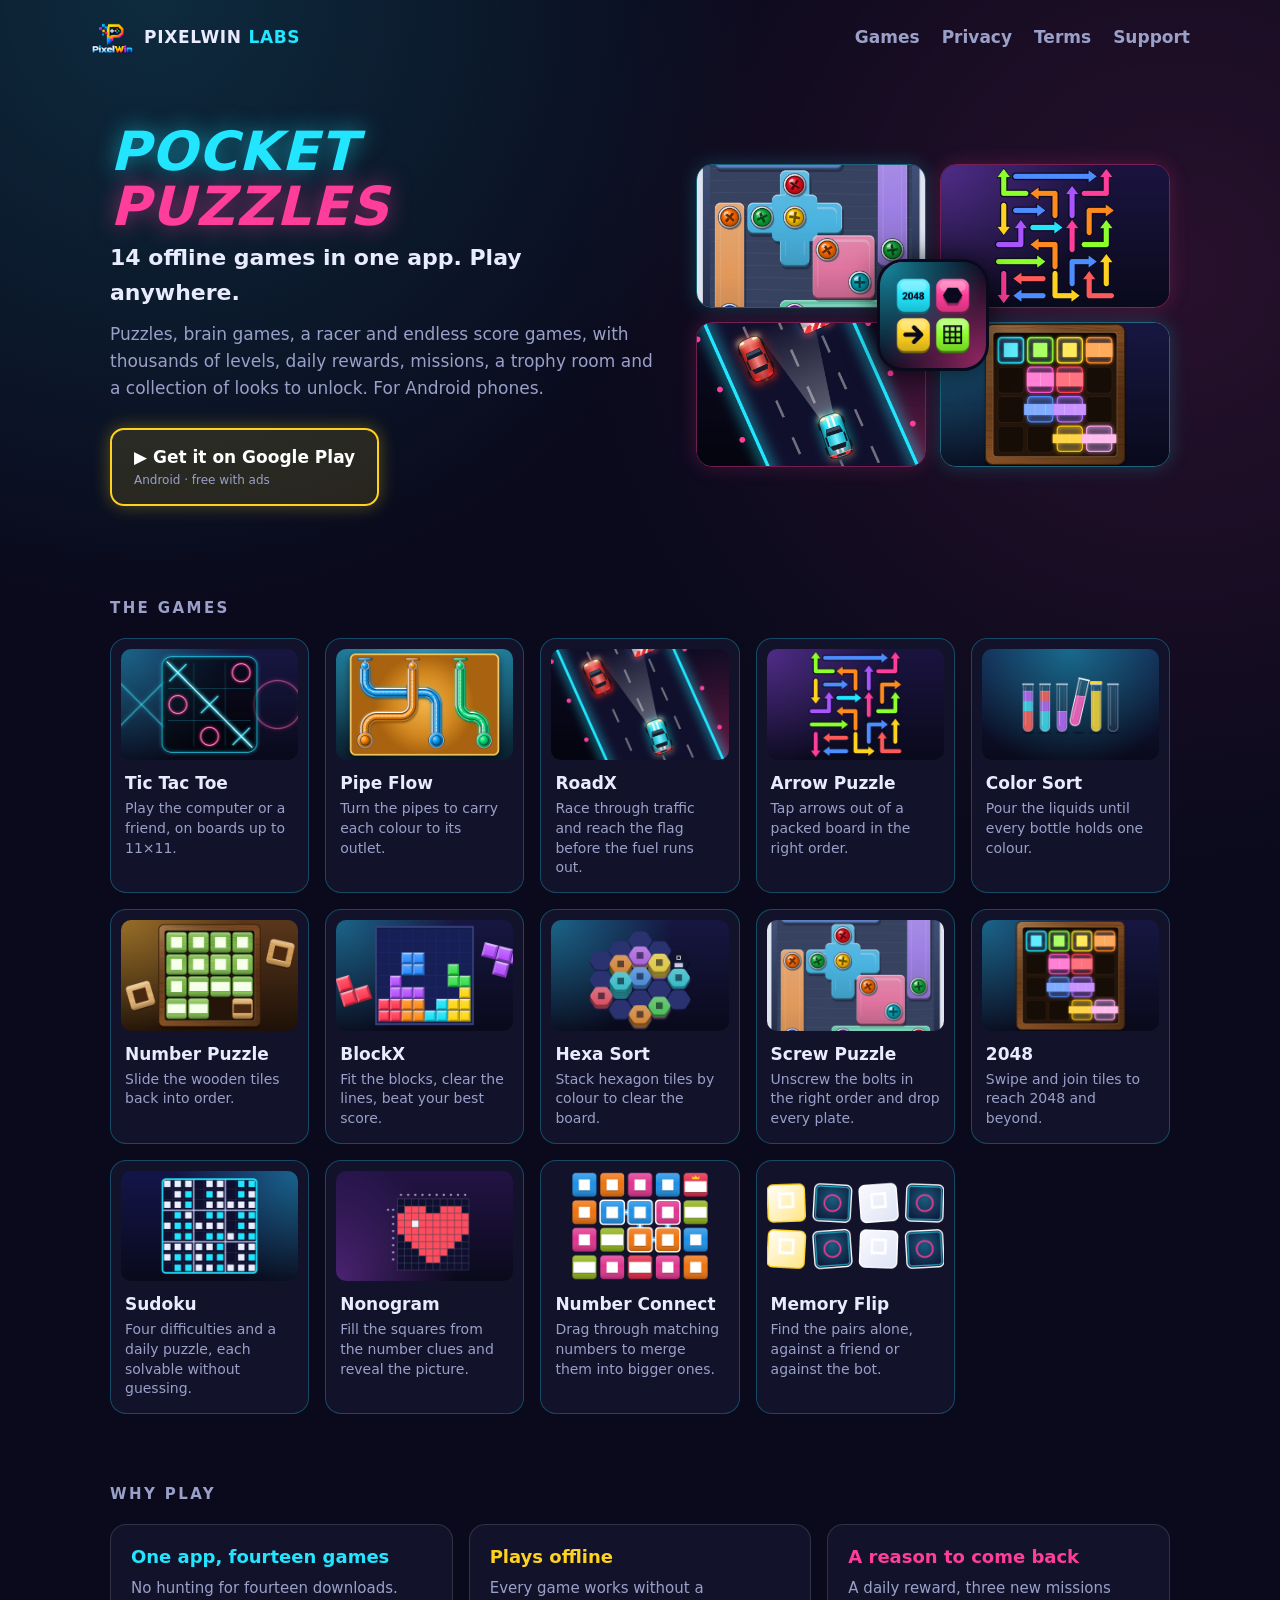
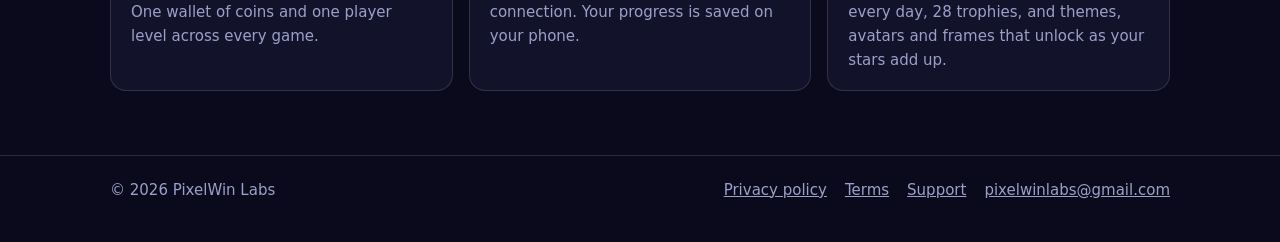
<file: index.html>
<!DOCTYPE html>
<html lang="en">
<head>
<meta charset="utf-8">
<meta name="viewport" content="width=device-width, initial-scale=1">
<title>Pocket Puzzles: Offline Games — 14 games in one app | PixelWin Labs</title>
<meta name="description" content="Pocket Puzzles puts fourteen offline games in one Android app: puzzles, brain games, a racer and endless score games, with daily rewards, trophies and a collection to unlock.">
<meta name="theme-color" content="#0a0a1c">
<link rel="icon" href="images/icon.png">
<link rel="stylesheet" href="style.css">
</head>
<body>

<header class="wrap top">
  <a class="brand" href="index.html"><img src="images/logo.png" alt=""><span>PIXELWIN <b>LABS</b></span></a>
  <nav class="nav" aria-label="Main">
    <a href="#games">Games</a>
    <a href="privacy.html">Privacy</a>
    <a href="terms.html">Terms</a>
    <a href="support.html">Support</a>
  </nav>
</header>

<main class="wrap">

  <div class="hero">
    <div>
      <h1><span class="x">POCKET</span> <span class="o">PUZZLES</span></h1>
      <p class="tag">14 offline games in one app. Play anywhere.</p>
      <p class="lead">Puzzles, brain games, a racer and endless score games, with thousands of levels, daily rewards, missions, a trophy room and a collection of looks to unlock. For Android phones.</p>
      <a class="cta" href="https://play.google.com/store/apps/details?id=com.pixelwin.arcade" target="_blank" rel="noopener"><span>▶ Get it on Google Play<small>Android · free with ads</small></span></a>
    </div>
    <div class="heroart" aria-hidden="true">
      <img src="images/game-10.png" alt="">
      <img src="images/game-3.png" alt="">
      <img src="images/game-2.png" alt="">
      <img src="images/game-9.png" alt="">
      <img class="icon" src="images/icon.png" alt="">
    </div>
  </div>

  <!-- SCREENSHOTS. Put five phone screenshots into images/ as shot-1.png … shot-5.png, then remove this comment's
       two marker lines so the section shows.
  <section>
    <h2>Screenshots</h2>
    <div class="shots">
      <img src="images/shot-1.png" alt="The hub with all fourteen games">
      <img src="images/shot-2.png" alt="Screw Puzzle">
      <img src="images/shot-3.png" alt="Arrow Puzzle">
      <img src="images/shot-4.png" alt="RoadX">
      <img src="images/shot-5.png" alt="2048">
    </div>
  </section>
  -->

  <section id="games">
    <h2>The games</h2>
    <div class="games">
      <div class="game"><img src="images/game-0.png" alt="Tic Tac Toe"><h3>Tic Tac Toe</h3><p>Play the computer or a friend, on boards up to 11×11.</p></div>
      <div class="game"><img src="images/game-1.png" alt="Pipe Flow"><h3>Pipe Flow</h3><p>Turn the pipes to carry each colour to its outlet.</p></div>
      <div class="game"><img src="images/game-2.png" alt="RoadX"><h3>RoadX</h3><p>Race through traffic and reach the flag before the fuel runs out.</p></div>
      <div class="game"><img src="images/game-3.png" alt="Arrow Puzzle"><h3>Arrow Puzzle</h3><p>Tap arrows out of a packed board in the right order.</p></div>
      <div class="game"><img src="images/game-4.png" alt="Color Sort"><h3>Color Sort</h3><p>Pour the liquids until every bottle holds one colour.</p></div>
      <div class="game"><img src="images/game-5.png" alt="Number Puzzle"><h3>Number Puzzle</h3><p>Slide the wooden tiles back into order.</p></div>
      <div class="game"><img src="images/game-6.png" alt="BlockX"><h3>BlockX</h3><p>Fit the blocks, clear the lines, beat your best score.</p></div>
      <div class="game"><img src="images/game-7.png" alt="Hexa Sort"><h3>Hexa Sort</h3><p>Stack hexagon tiles by colour to clear the board.</p></div>
      <div class="game"><img src="images/game-10.png" alt="Screw Puzzle"><h3>Screw Puzzle</h3><p>Unscrew the bolts in the right order and drop every plate.</p></div>
      <div class="game"><img src="images/game-9.png" alt="2048"><h3>2048</h3><p>Swipe and join tiles to reach 2048 and beyond.</p></div>
      <div class="game"><img src="images/game-11.png" alt="Sudoku"><h3>Sudoku</h3><p>Four difficulties and a daily puzzle, each solvable without guessing.</p></div>
      <div class="game"><img src="images/game-12.png" alt="Nonogram"><h3>Nonogram</h3><p>Fill the squares from the number clues and reveal the picture.</p></div>
      <div class="game"><img src="images/game-13.png" alt="Number Connect"><h3>Number Connect</h3><p>Drag through matching numbers to merge them into bigger ones.</p></div>
      <div class="game"><img src="images/game-14.png" alt="Memory Flip"><h3>Memory Flip</h3><p>Find the pairs alone, against a friend or against the bot.</p></div>
    </div>
  </section>

  <section>
    <h2>Why play</h2>
    <div class="why">
      <div><h3>One app, fourteen games</h3><p>No hunting for fourteen downloads. One wallet of coins and one player level across every game.</p></div>
      <div><h3>Plays offline</h3><p>Every game works without a connection. Your progress is saved on your phone.</p></div>
      <div><h3>A reason to come back</h3><p>A daily reward, three new missions every day, 28 trophies, and themes, avatars and frames that unlock as your stars add up.</p></div>
    </div>
  </section>

</main>

<footer>
  <div class="wrap">
    <span>© 2026 PixelWin Labs</span>
    <span><a href="privacy.html">Privacy policy</a><a href="terms.html">Terms</a><a href="support.html">Support</a><a href="mailto:pixelwinlabs@gmail.com">pixelwinlabs@gmail.com</a></span>
  </div>
</footer>

</body>
</html>
</file>
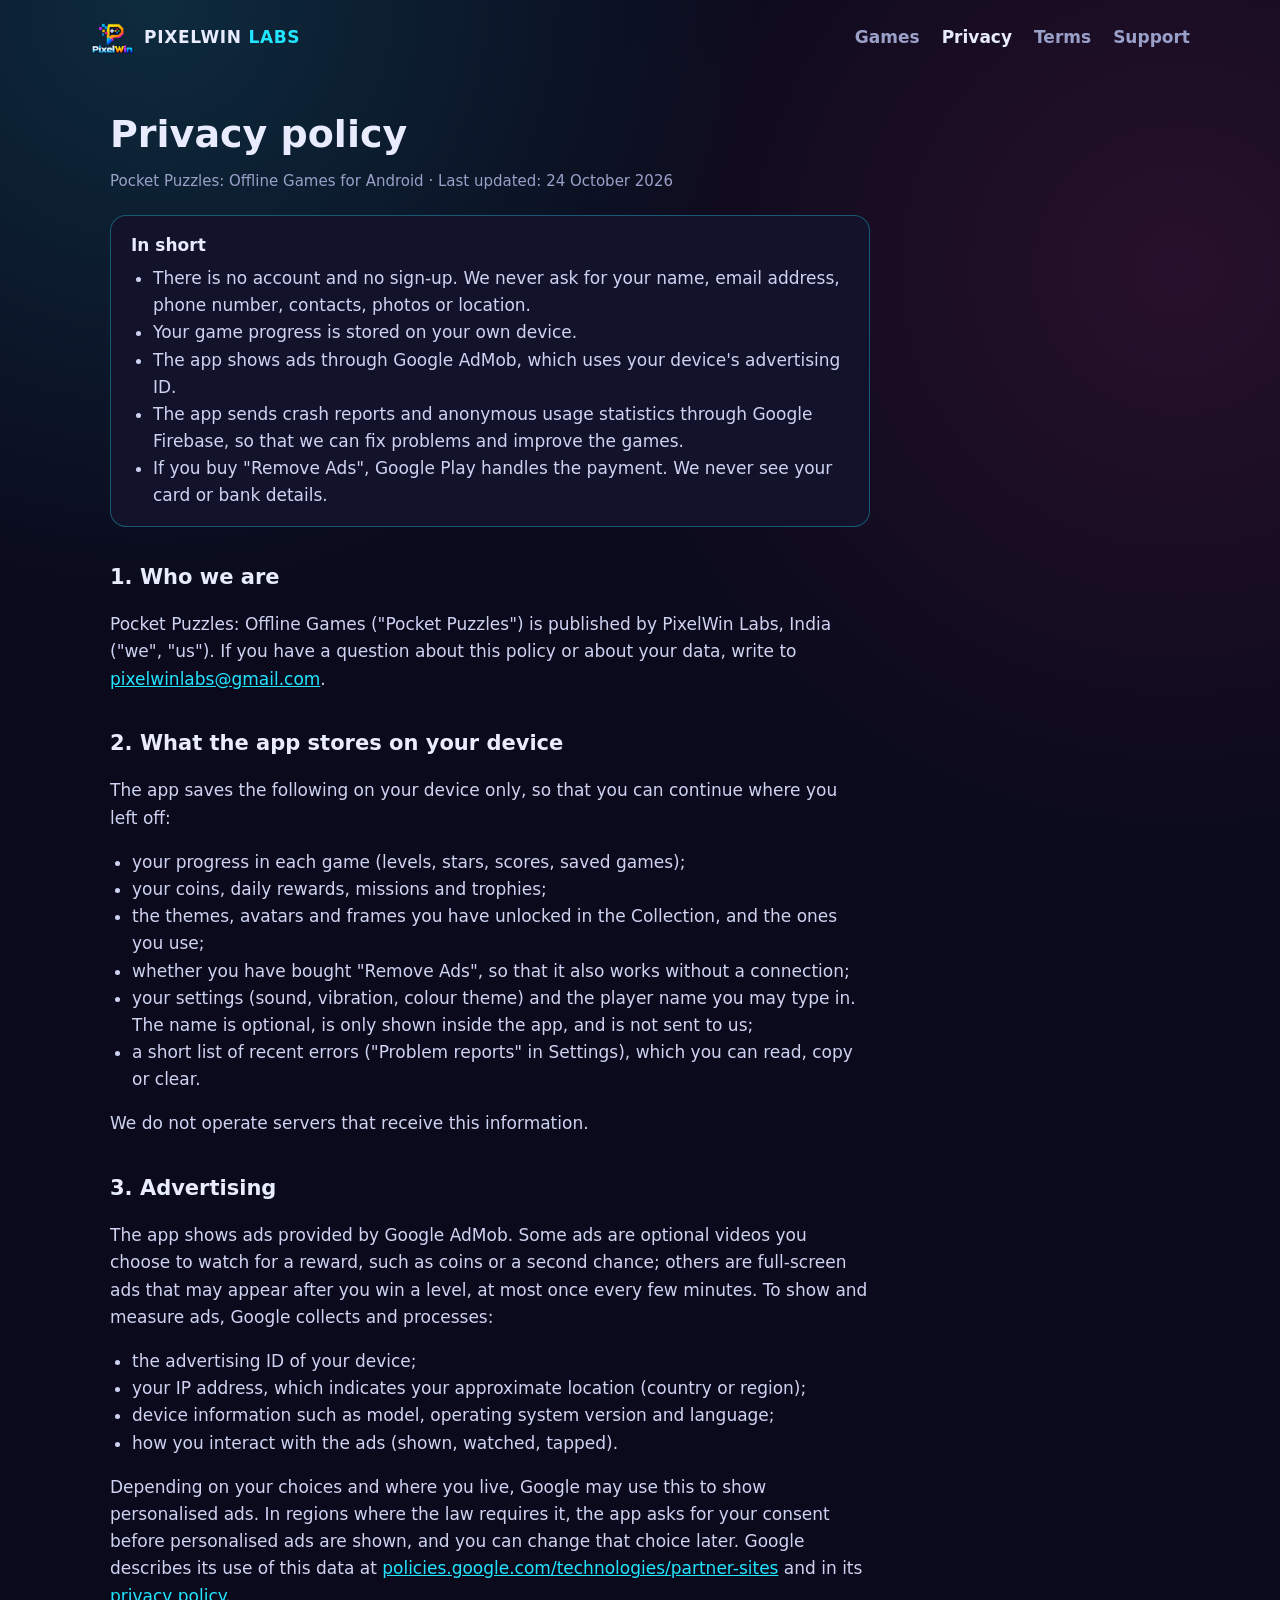
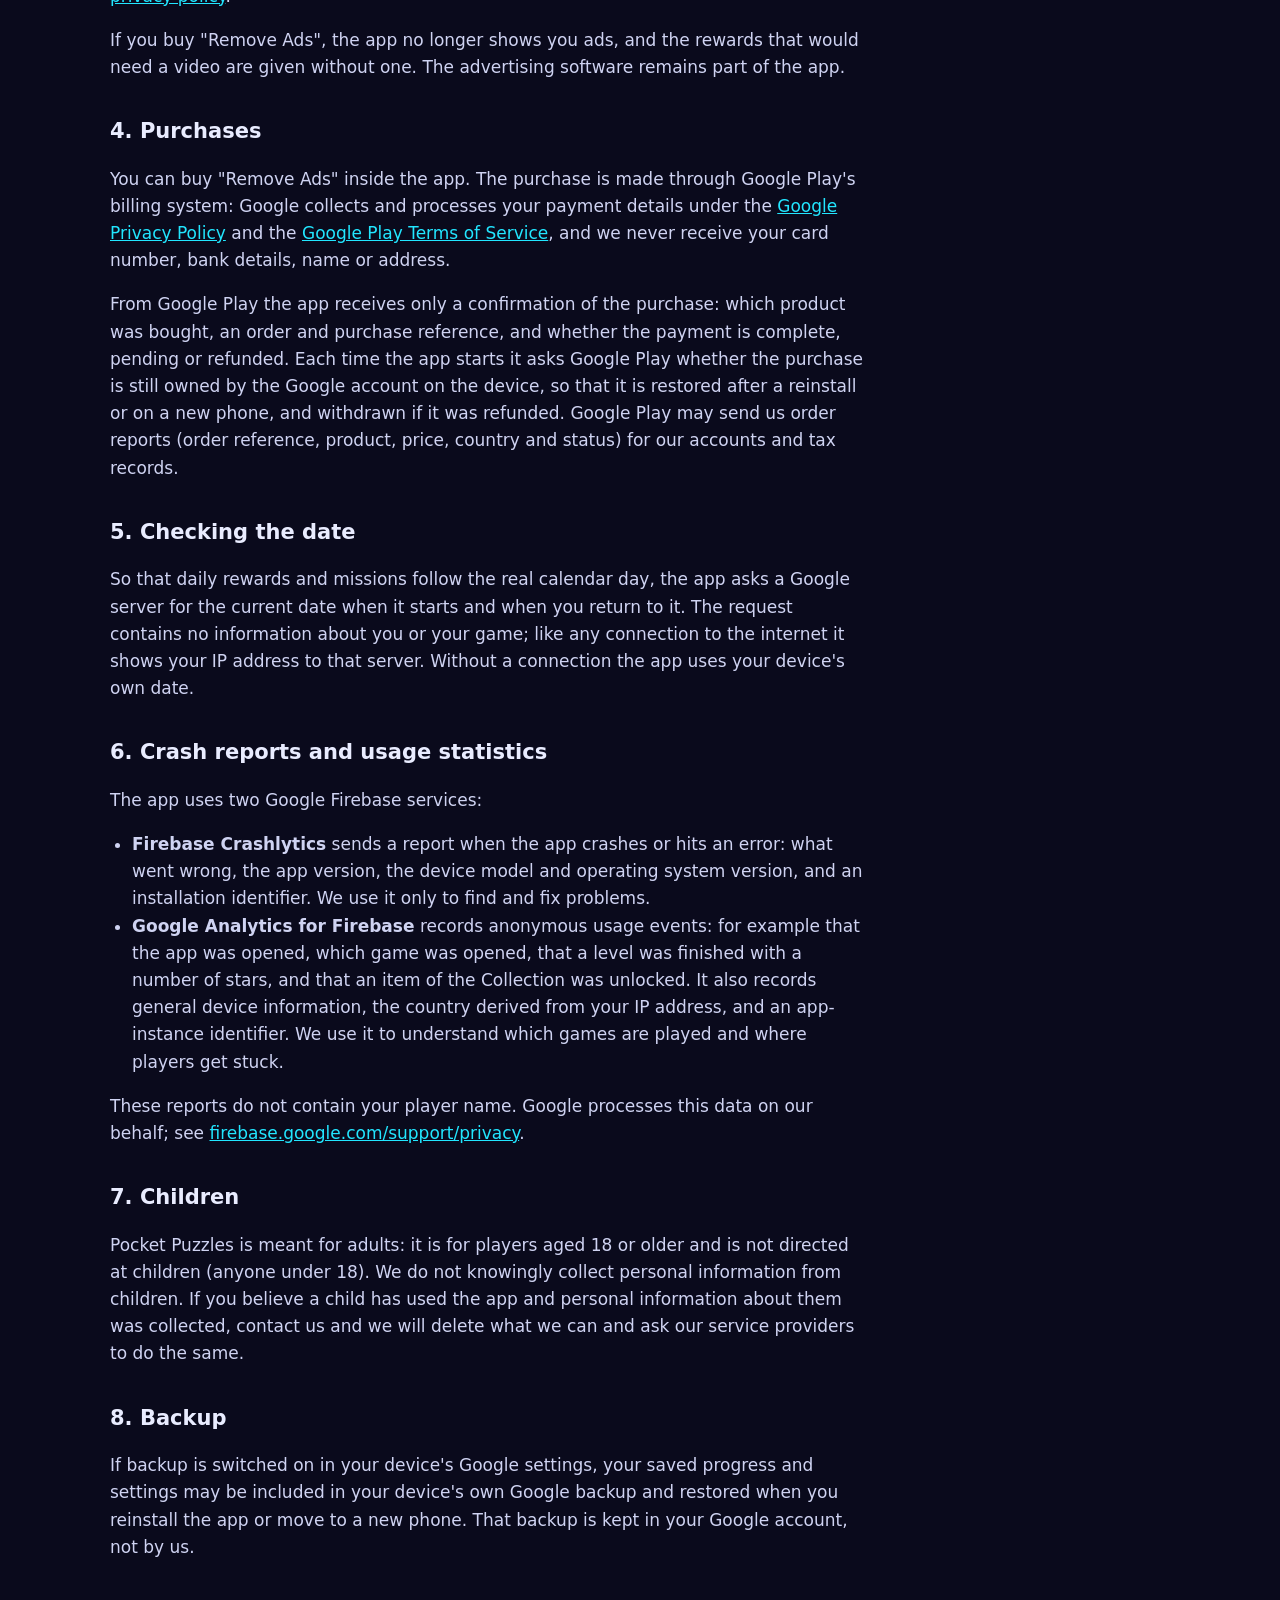
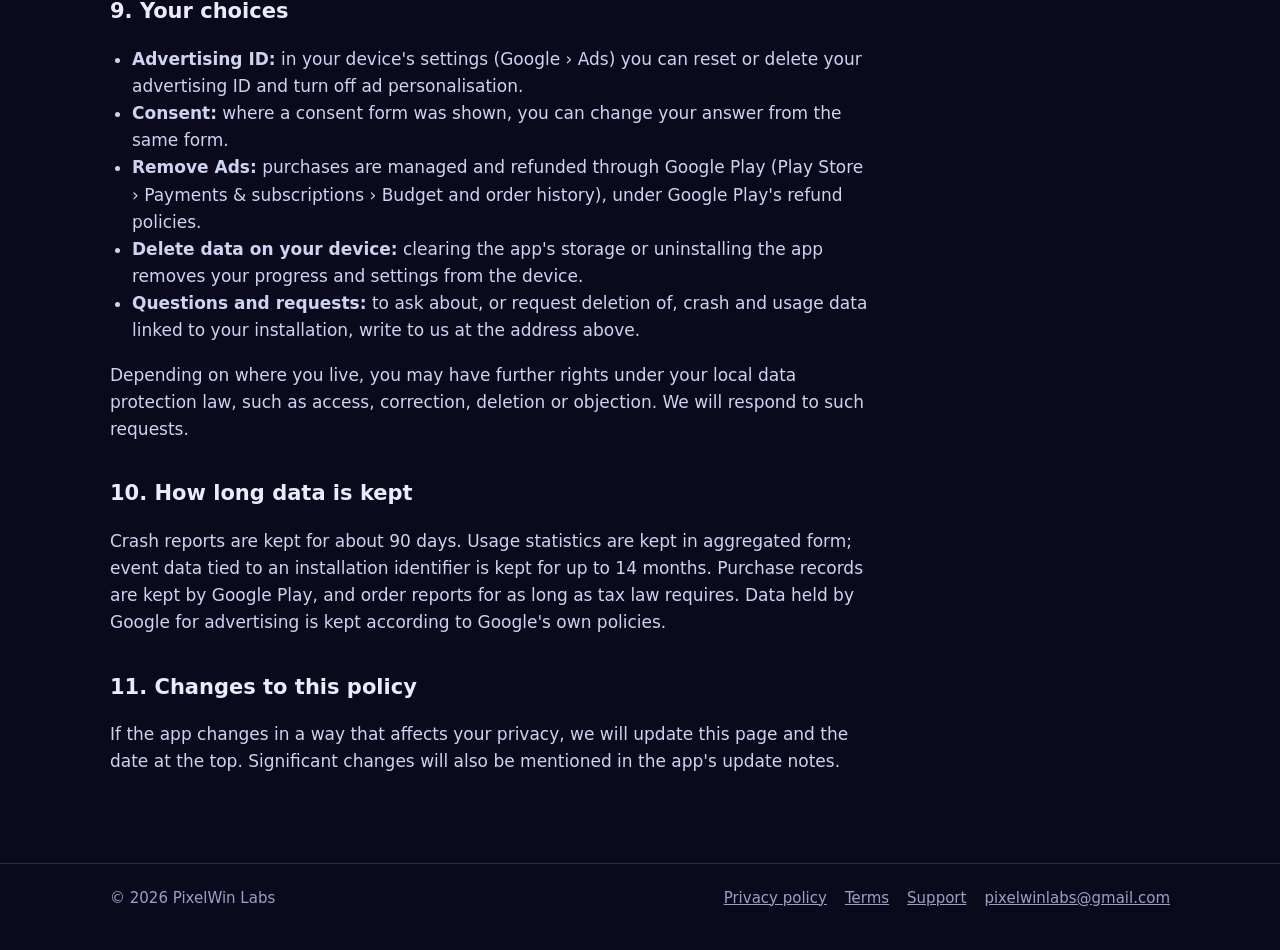
<file: privacy.html>
<!DOCTYPE html>
<html lang="en">
<head>
<meta charset="utf-8">
<meta name="viewport" content="width=device-width, initial-scale=1">
<title>Privacy policy — Pocket Puzzles: Offline Games | PixelWin Labs</title>
<meta name="description" content="What Pocket Puzzles stores, what its advertising and diagnostics partners collect, and the choices you have.">
<meta name="theme-color" content="#0a0a1c">
<link rel="icon" href="images/icon.png">
<link rel="stylesheet" href="style.css">
</head>
<body>

<header class="wrap top">
  <a class="brand" href="index.html"><img src="images/logo.png" alt=""><span>PIXELWIN <b>LABS</b></span></a>
  <nav class="nav" aria-label="Main">
    <a href="index.html#games">Games</a>
    <a href="privacy.html" aria-current="page">Privacy</a>
    <a href="terms.html">Terms</a>
    <a href="support.html">Support</a>
  </nav>
</header>

<main class="wrap">
<div class="doc">

  <h1>Privacy policy</h1>
  <p class="date">Pocket Puzzles: Offline Games for Android · Last updated: 24 October 2026</p>

  <div class="box">
    <p>In short</p>
    <ul>
      <li>There is no account and no sign-up. We never ask for your name, email address, phone number, contacts, photos or location.</li>
      <li>Your game progress is stored on your own device.</li>
      <li>The app shows ads through Google AdMob, which uses your device's advertising ID.</li>
      <li>The app sends crash reports and anonymous usage statistics through Google Firebase, so that we can fix problems and improve the games.</li>
      <li>If you buy "Remove Ads", Google Play handles the payment. We never see your card or bank details.</li>
    </ul>
  </div>

  <h2>1. Who we are</h2>
  <p>Pocket Puzzles: Offline Games ("Pocket Puzzles") is published by PixelWin Labs, India ("we", "us"). If you have a question about this policy or about your data, write to <a href="mailto:pixelwinlabs@gmail.com">pixelwinlabs@gmail.com</a>.</p>

  <h2>2. What the app stores on your device</h2>
  <p>The app saves the following on your device only, so that you can continue where you left off:</p>
  <ul>
    <li>your progress in each game (levels, stars, scores, saved games);</li>
    <li>your coins, daily rewards, missions and trophies;</li>
    <li>the themes, avatars and frames you have unlocked in the Collection, and the ones you use;</li>
    <li>whether you have bought "Remove Ads", so that it also works without a connection;</li>
    <li>your settings (sound, vibration, colour theme) and the player name you may type in. The name is optional, is only shown inside the app, and is not sent to us;</li>
    <li>a short list of recent errors ("Problem reports" in Settings), which you can read, copy or clear.</li>
  </ul>
  <p>We do not operate servers that receive this information.</p>

  <h2>3. Advertising</h2>
  <p>The app shows ads provided by Google AdMob. Some ads are optional videos you choose to watch for a reward, such as coins or a second chance; others are full-screen ads that may appear after you win a level, at most once every few minutes. To show and measure ads, Google collects and processes:</p>
  <ul>
    <li>the advertising ID of your device;</li>
    <li>your IP address, which indicates your approximate location (country or region);</li>
    <li>device information such as model, operating system version and language;</li>
    <li>how you interact with the ads (shown, watched, tapped).</li>
  </ul>
  <p>Depending on your choices and where you live, Google may use this to show personalised ads. In regions where the law requires it, the app asks for your consent before personalised ads are shown, and you can change that choice later. Google describes its use of this data at <a href="https://policies.google.com/technologies/partner-sites">policies.google.com/technologies/partner-sites</a> and in its <a href="https://policies.google.com/privacy">privacy policy</a>.</p>
  <p>If you buy "Remove Ads", the app no longer shows you ads, and the rewards that would need a video are given without one. The advertising software remains part of the app.</p>

  <h2>4. Purchases</h2>
  <p>You can buy "Remove Ads" inside the app. The purchase is made through Google Play's billing system: Google collects and processes your payment details under the <a href="https://policies.google.com/privacy">Google Privacy Policy</a> and the <a href="https://play.google.com/about/play-terms/">Google Play Terms of Service</a>, and we never receive your card number, bank details, name or address.</p>
  <p>From Google Play the app receives only a confirmation of the purchase: which product was bought, an order and purchase reference, and whether the payment is complete, pending or refunded. Each time the app starts it asks Google Play whether the purchase is still owned by the Google account on the device, so that it is restored after a reinstall or on a new phone, and withdrawn if it was refunded. Google Play may send us order reports (order reference, product, price, country and status) for our accounts and tax records.</p>

  <h2>5. Checking the date</h2>
  <p>So that daily rewards and missions follow the real calendar day, the app asks a Google server for the current date when it starts and when you return to it. The request contains no information about you or your game; like any connection to the internet it shows your IP address to that server. Without a connection the app uses your device's own date.</p>

  <h2>6. Crash reports and usage statistics</h2>
  <p>The app uses two Google Firebase services:</p>
  <ul>
    <li><b>Firebase Crashlytics</b> sends a report when the app crashes or hits an error: what went wrong, the app version, the device model and operating system version, and an installation identifier. We use it only to find and fix problems.</li>
    <li><b>Google Analytics for Firebase</b> records anonymous usage events: for example that the app was opened, which game was opened, that a level was finished with a number of stars, and that an item of the Collection was unlocked. It also records general device information, the country derived from your IP address, and an app-instance identifier. We use it to understand which games are played and where players get stuck.</li>
  </ul>
  <p>These reports do not contain your player name. Google processes this data on our behalf; see <a href="https://firebase.google.com/support/privacy">firebase.google.com/support/privacy</a>.</p>

  <h2>7. Children</h2>
  <p>Pocket Puzzles is meant for adults: it is for players aged 18 or older and is not directed at children (anyone under 18). We do not knowingly collect personal information from children. If you believe a child has used the app and personal information about them was collected, contact us and we will delete what we can and ask our service providers to do the same.</p>

  <h2>8. Backup</h2>
  <p>If backup is switched on in your device's Google settings, your saved progress and settings may be included in your device's own Google backup and restored when you reinstall the app or move to a new phone. That backup is kept in your Google account, not by us.</p>

  <h2>9. Your choices</h2>
  <ul>
    <li><b>Advertising ID:</b> in your device's settings (Google › Ads) you can reset or delete your advertising ID and turn off ad personalisation.</li>
    <li><b>Consent:</b> where a consent form was shown, you can change your answer from the same form.</li>
    <li><b>Remove Ads:</b> purchases are managed and refunded through Google Play (Play Store › Payments &amp; subscriptions › Budget and order history), under Google Play's refund policies.</li>
    <li><b>Delete data on your device:</b> clearing the app's storage or uninstalling the app removes your progress and settings from the device.</li>
    <li><b>Questions and requests:</b> to ask about, or request deletion of, crash and usage data linked to your installation, write to us at the address above.</li>
  </ul>
  <p>Depending on where you live, you may have further rights under your local data protection law, such as access, correction, deletion or objection. We will respond to such requests.</p>

  <h2>10. How long data is kept</h2>
  <p>Crash reports are kept for about 90 days. Usage statistics are kept in aggregated form; event data tied to an installation identifier is kept for up to 14 months. Purchase records are kept by Google Play, and order reports for as long as tax law requires. Data held by Google for advertising is kept according to Google's own policies.</p>

  <h2>11. Changes to this policy</h2>
  <p>If the app changes in a way that affects your privacy, we will update this page and the date at the top. Significant changes will also be mentioned in the app's update notes.</p>

</div>
</main>

<footer>
  <div class="wrap">
    <span>© 2026 PixelWin Labs</span>
    <span><a href="privacy.html">Privacy policy</a><a href="terms.html">Terms</a><a href="support.html">Support</a><a href="mailto:pixelwinlabs@gmail.com">pixelwinlabs@gmail.com</a></span>
  </div>
</footer>

</body>
</html>
</file>
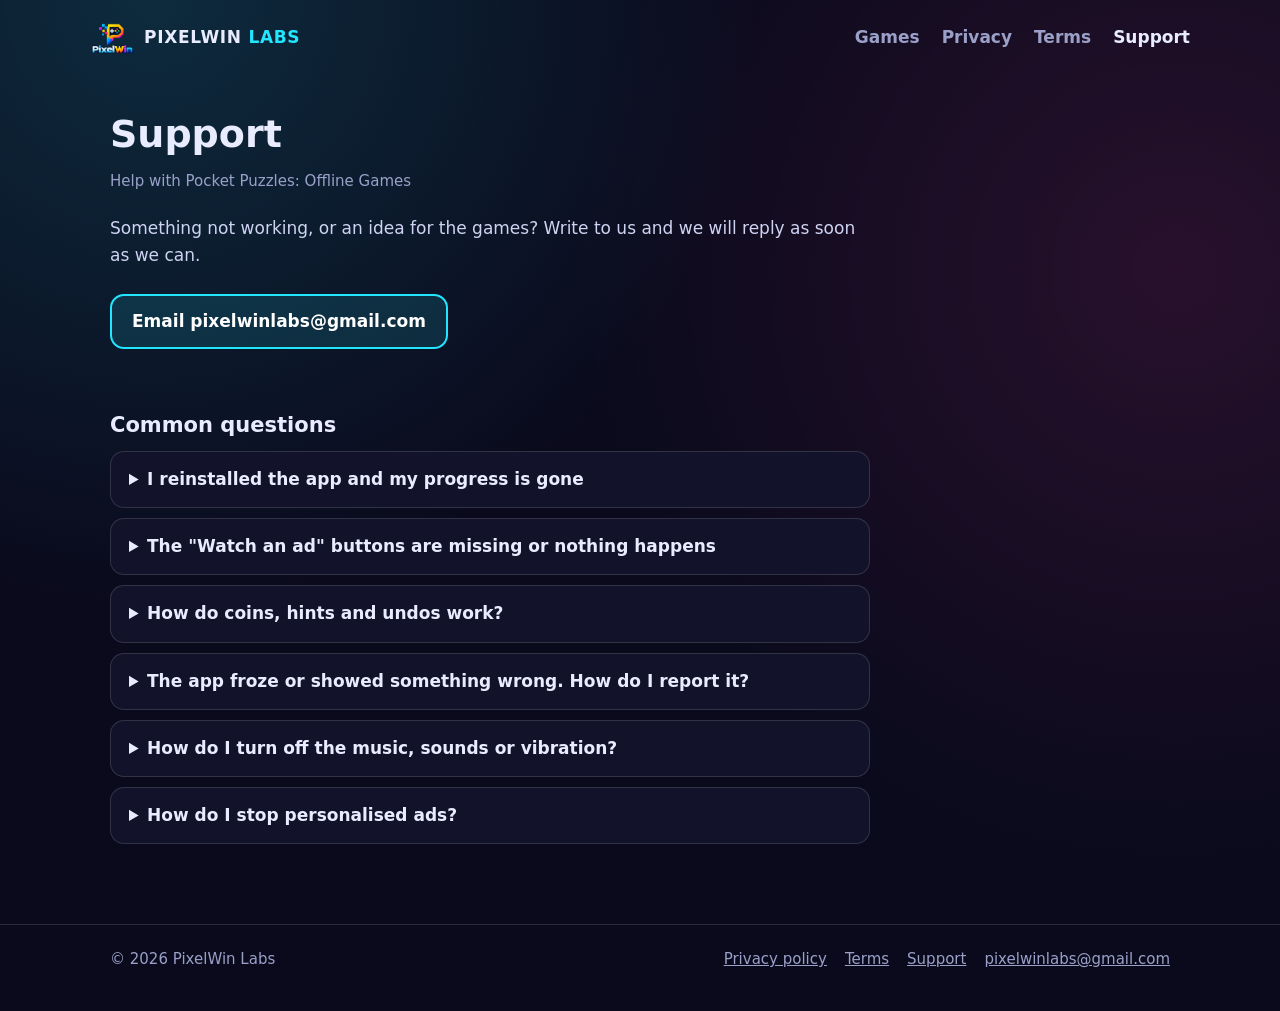
<file: support.html>
<!DOCTYPE html>
<html lang="en">
<head>
<meta charset="utf-8">
<meta name="viewport" content="width=device-width, initial-scale=1">
<title>Support — Pocket Puzzles: Offline Games | PixelWin Labs</title>
<meta name="description" content="Help with Pocket Puzzles: progress, ads, coins and hints, and how to report a problem.">
<meta name="theme-color" content="#0a0a1c">
<link rel="icon" href="images/icon.png">
<link rel="stylesheet" href="style.css">
</head>
<body>

<header class="wrap top">
  <a class="brand" href="index.html"><img src="images/logo.png" alt=""><span>PIXELWIN <b>LABS</b></span></a>
  <nav class="nav" aria-label="Main">
    <a href="index.html#games">Games</a>
    <a href="privacy.html">Privacy</a>
    <a href="terms.html">Terms</a>
    <a href="support.html" aria-current="page">Support</a>
  </nav>
</header>

<main class="wrap">
<div class="doc">

  <h1>Support</h1>
  <p class="date">Help with Pocket Puzzles: Offline Games</p>

  <p>Something not working, or an idea for the games? Write to us and we will reply as soon as we can.</p>
  <a class="mail" href="mailto:pixelwinlabs@gmail.com?subject=Pocket%20Puzzles">Email pixelwinlabs@gmail.com</a>

  <h2>Common questions</h2>

  <details>
    <summary>I reinstalled the app and my progress is gone</summary>
    <p>Progress is saved on your phone, not in an account. It comes back after a reinstall only if backup is switched on in your phone's Google settings and a backup had been made before the app was removed. Android makes these backups about once a day, on Wi-Fi while charging.</p>
  </details>

  <details>
    <summary>The "Watch an ad" buttons are missing or nothing happens</summary>
    <p>Ads need an internet connection. Without one the app hides the ad offers and everything else keeps working. If you are online and still see no offers, wait a minute: an ad may not be available right away. Extra chances can also be bought with coins.</p>
  </details>

  <details>
    <summary>How do coins, hints and undos work?</summary>
    <p>You earn coins by finishing levels and games, from the daily reward, the daily missions and trophies. A hint costs 25 coins, with at most three hints per level. Each game gives three free undos; further ones cost 40 coins. A second chance after failing costs 150 coins or one watched ad.</p>
  </details>

  <details>
    <summary>The app froze or showed something wrong. How do I report it?</summary>
    <p>Open Settings, scroll to About and tap Problem reports. Tap Copy all, paste the text into an email to us, and add a line about what you were doing. That text tells us exactly what went wrong.</p>
  </details>

  <details>
    <summary>How do I turn off the music, sounds or vibration?</summary>
    <p>Open Settings from the gear icon on the main page. Music, sound effects and vibration each have their own switch, and there is a master volume.</p>
  </details>

  <details>
    <summary>How do I stop personalised ads?</summary>
    <p>In your phone's settings open Google, then Ads, and turn off ad personalisation or delete your advertising ID. See our <a href="privacy.html">privacy policy</a> for details.</p>
  </details>

</div>
</main>

<footer>
  <div class="wrap">
    <span>© 2026 PixelWin Labs</span>
    <span><a href="privacy.html">Privacy policy</a><a href="terms.html">Terms</a><a href="support.html">Support</a><a href="mailto:pixelwinlabs@gmail.com">pixelwinlabs@gmail.com</a></span>
  </div>
</footer>

</body>
</html>
</file>
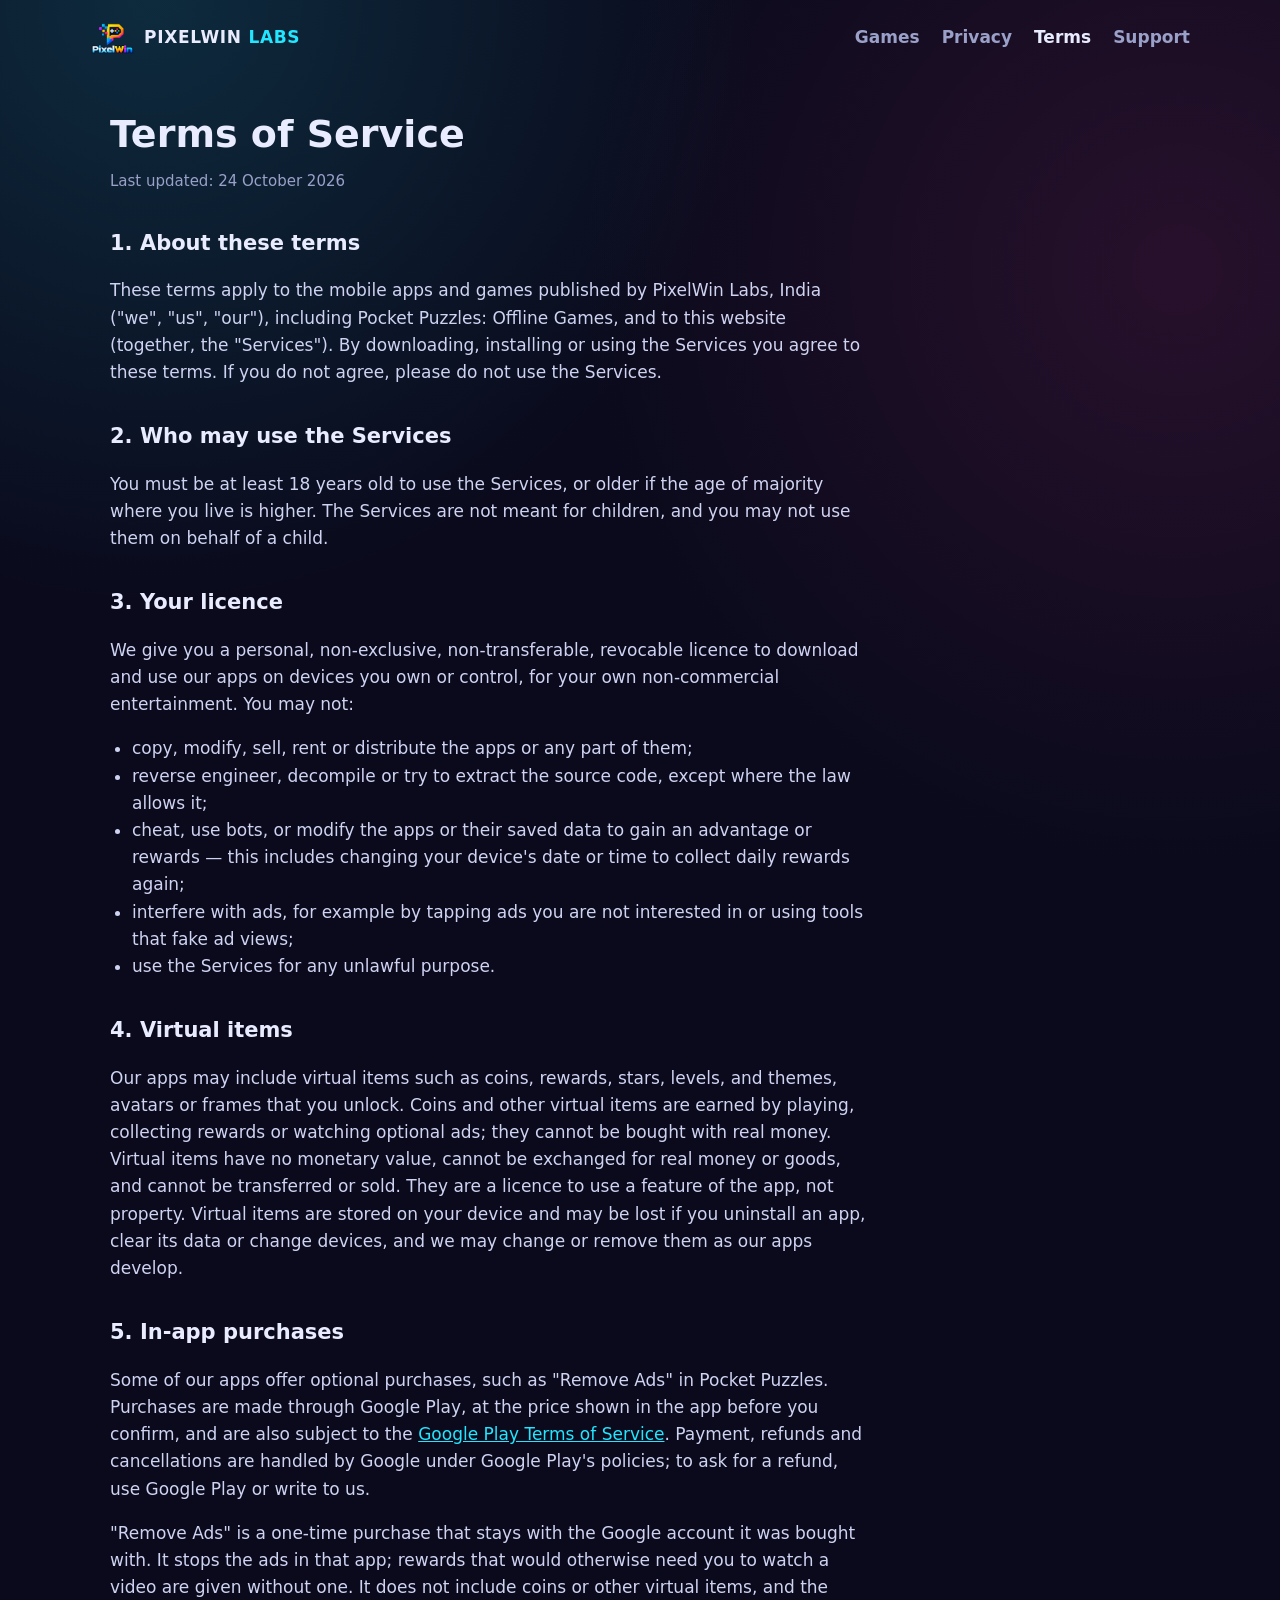
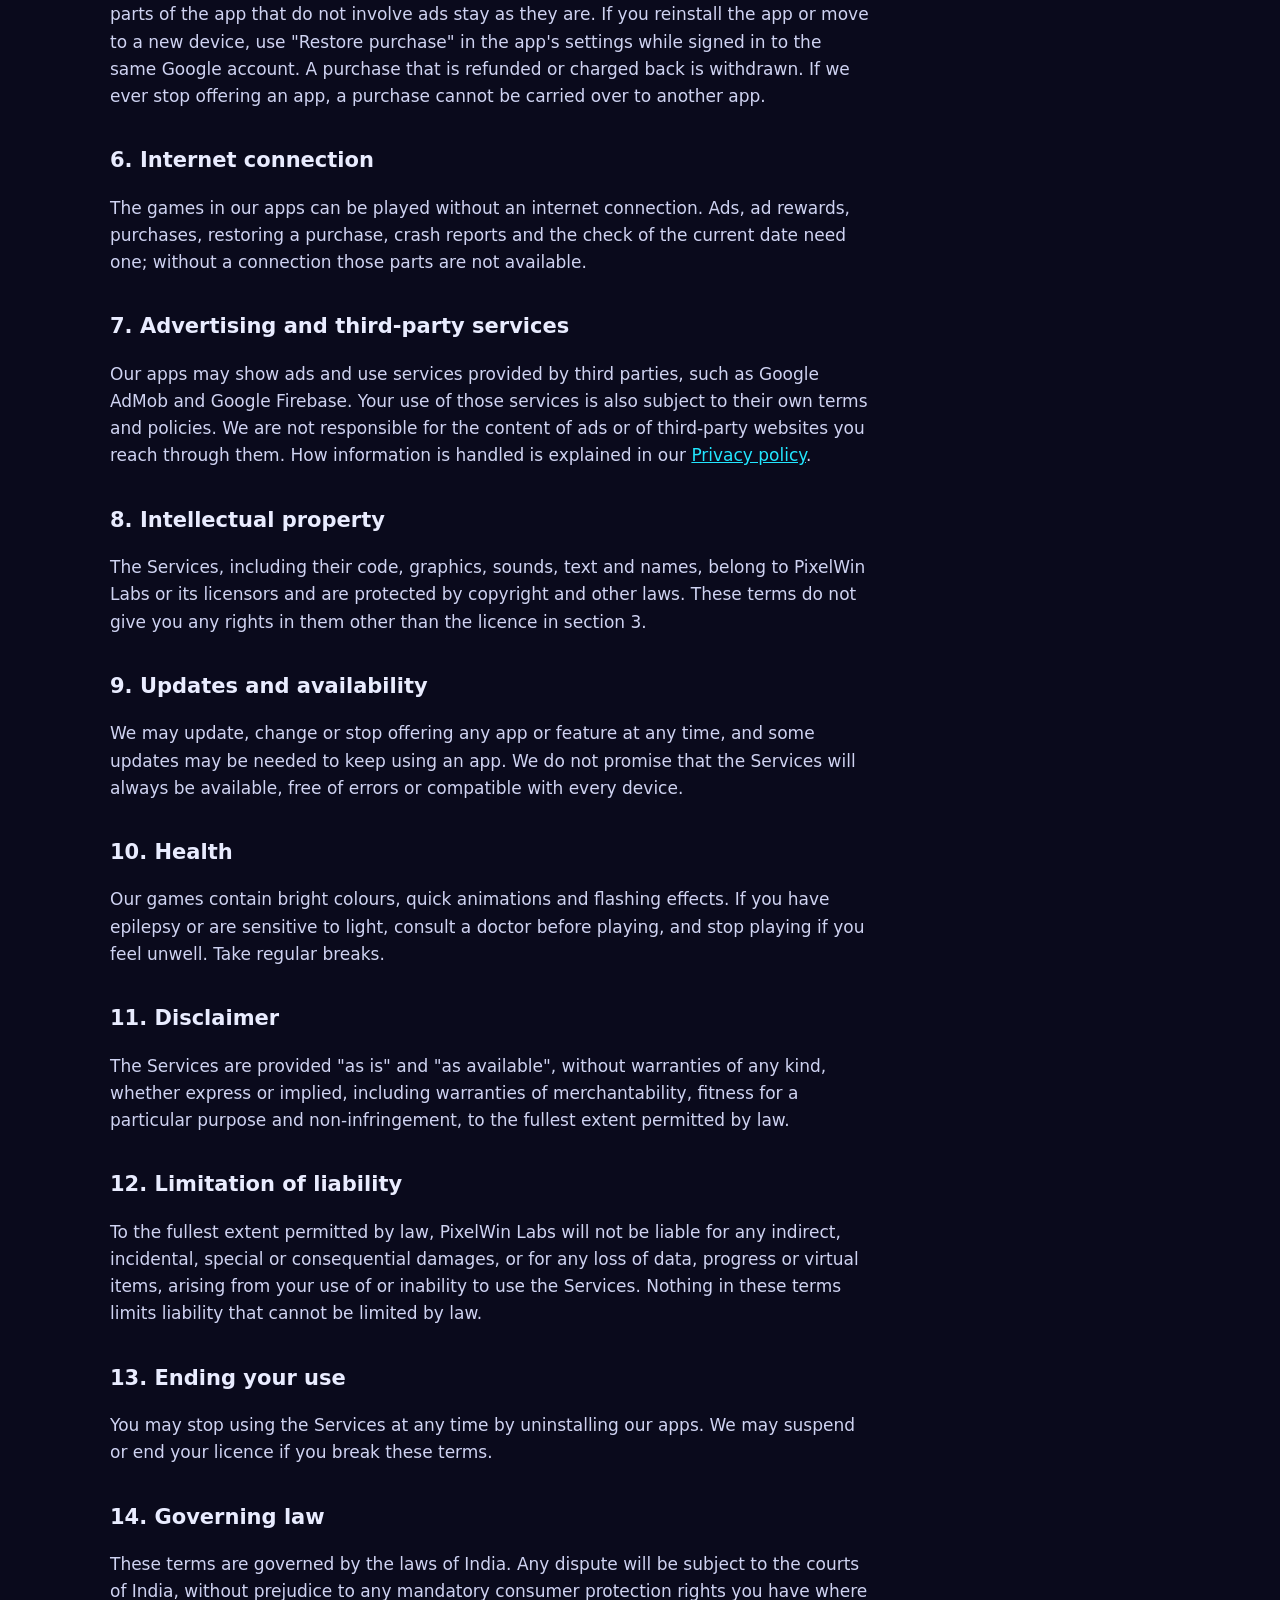
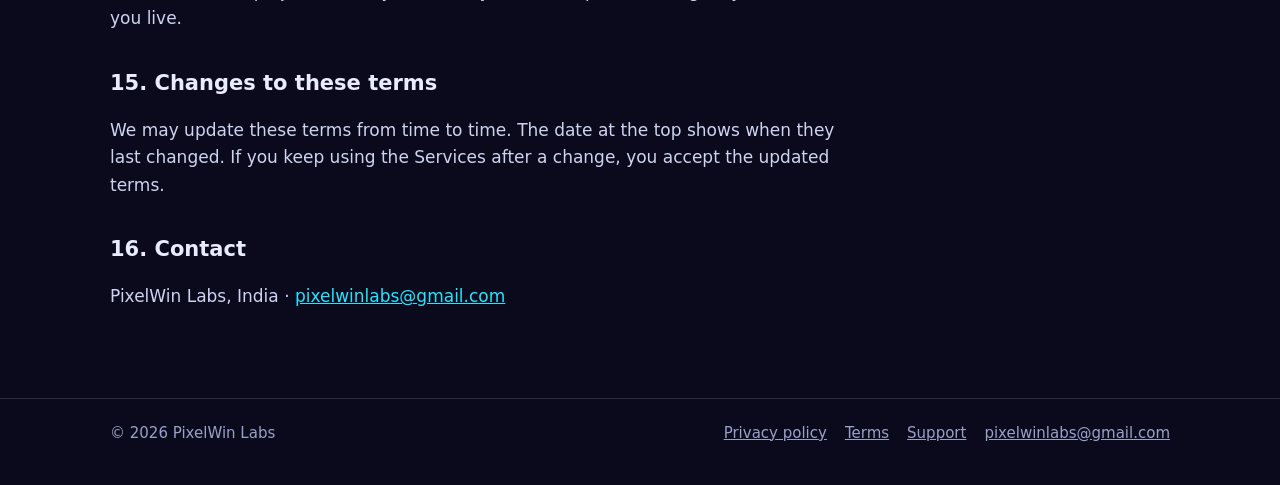
<file: terms.html>
<!DOCTYPE html>
<html lang="en">
<head>
<meta charset="utf-8">
<meta name="viewport" content="width=device-width, initial-scale=1">
<title>Terms of service — Pocket Puzzles: Offline Games | PixelWin Labs</title>
<meta name="description" content="The terms for using Pocket Puzzles and the other apps of PixelWin Labs: your licence, virtual items, the Remove Ads purchase, ads and fair play.">
<meta name="theme-color" content="#0a0a1c">
<link rel="icon" href="images/icon.png">
<link rel="stylesheet" href="style.css">
</head>
<body>

<header class="wrap top">
  <a class="brand" href="index.html"><img src="images/logo.png" alt=""><span>PIXELWIN <b>LABS</b></span></a>
  <nav class="nav" aria-label="Main">
    <a href="index.html#games">Games</a>
    <a href="privacy.html">Privacy</a>
    <a href="terms.html" aria-current="page">Terms</a>
    <a href="support.html">Support</a>
  </nav>
</header>

<main class="wrap">
<div class="doc">

  <h1>Terms of Service</h1>
  <p class="date">Last updated: 24 October 2026</p>

  <h2>1. About these terms</h2>
  <p>These terms apply to the mobile apps and games published by PixelWin Labs, India ("we", "us", "our"), including Pocket Puzzles: Offline Games, and to this website (together, the "Services"). By downloading, installing or using the Services you agree to these terms. If you do not agree, please do not use the Services.</p>

  <h2>2. Who may use the Services</h2>
  <p>You must be at least 18 years old to use the Services, or older if the age of majority where you live is higher. The Services are not meant for children, and you may not use them on behalf of a child.</p>

  <h2>3. Your licence</h2>
  <p>We give you a personal, non-exclusive, non-transferable, revocable licence to download and use our apps on devices you own or control, for your own non-commercial entertainment. You may not:</p>
  <ul>
    <li>copy, modify, sell, rent or distribute the apps or any part of them;</li>
    <li>reverse engineer, decompile or try to extract the source code, except where the law allows it;</li>
    <li>cheat, use bots, or modify the apps or their saved data to gain an advantage or rewards — this includes changing your device's date or time to collect daily rewards again;</li>
    <li>interfere with ads, for example by tapping ads you are not interested in or using tools that fake ad views;</li>
    <li>use the Services for any unlawful purpose.</li>
  </ul>

  <h2>4. Virtual items</h2>
  <p>Our apps may include virtual items such as coins, rewards, stars, levels, and themes, avatars or frames that you unlock. Coins and other virtual items are earned by playing, collecting rewards or watching optional ads; they cannot be bought with real money. Virtual items have no monetary value, cannot be exchanged for real money or goods, and cannot be transferred or sold. They are a licence to use a feature of the app, not property. Virtual items are stored on your device and may be lost if you uninstall an app, clear its data or change devices, and we may change or remove them as our apps develop.</p>

  <h2>5. In-app purchases</h2>
  <p>Some of our apps offer optional purchases, such as "Remove Ads" in Pocket Puzzles. Purchases are made through Google Play, at the price shown in the app before you confirm, and are also subject to the <a href="https://play.google.com/about/play-terms/">Google Play Terms of Service</a>. Payment, refunds and cancellations are handled by Google under Google Play's policies; to ask for a refund, use Google Play or write to us.</p>
  <p>"Remove Ads" is a one-time purchase that stays with the Google account it was bought with. It stops the ads in that app; rewards that would otherwise need you to watch a video are given without one. It does not include coins or other virtual items, and the parts of the app that do not involve ads stay as they are. If you reinstall the app or move to a new device, use "Restore purchase" in the app's settings while signed in to the same Google account. A purchase that is refunded or charged back is withdrawn. If we ever stop offering an app, a purchase cannot be carried over to another app.</p>

  <h2>6. Internet connection</h2>
  <p>The games in our apps can be played without an internet connection. Ads, ad rewards, purchases, restoring a purchase, crash reports and the check of the current date need one; without a connection those parts are not available.</p>

  <h2>7. Advertising and third-party services</h2>
  <p>Our apps may show ads and use services provided by third parties, such as Google AdMob and Google Firebase. Your use of those services is also subject to their own terms and policies. We are not responsible for the content of ads or of third-party websites you reach through them. How information is handled is explained in our <a href="privacy.html">Privacy policy</a>.</p>

  <h2>8. Intellectual property</h2>
  <p>The Services, including their code, graphics, sounds, text and names, belong to PixelWin Labs or its licensors and are protected by copyright and other laws. These terms do not give you any rights in them other than the licence in section 3.</p>

  <h2>9. Updates and availability</h2>
  <p>We may update, change or stop offering any app or feature at any time, and some updates may be needed to keep using an app. We do not promise that the Services will always be available, free of errors or compatible with every device.</p>

  <h2>10. Health</h2>
  <p>Our games contain bright colours, quick animations and flashing effects. If you have epilepsy or are sensitive to light, consult a doctor before playing, and stop playing if you feel unwell. Take regular breaks.</p>

  <h2>11. Disclaimer</h2>
  <p>The Services are provided "as is" and "as available", without warranties of any kind, whether express or implied, including warranties of merchantability, fitness for a particular purpose and non-infringement, to the fullest extent permitted by law.</p>

  <h2>12. Limitation of liability</h2>
  <p>To the fullest extent permitted by law, PixelWin Labs will not be liable for any indirect, incidental, special or consequential damages, or for any loss of data, progress or virtual items, arising from your use of or inability to use the Services. Nothing in these terms limits liability that cannot be limited by law.</p>

  <h2>13. Ending your use</h2>
  <p>You may stop using the Services at any time by uninstalling our apps. We may suspend or end your licence if you break these terms.</p>

  <h2>14. Governing law</h2>
  <p>These terms are governed by the laws of India. Any dispute will be subject to the courts of India, without prejudice to any mandatory consumer protection rights you have where you live.</p>

  <h2>15. Changes to these terms</h2>
  <p>We may update these terms from time to time. The date at the top shows when they last changed. If you keep using the Services after a change, you accept the updated terms.</p>

  <h2>16. Contact</h2>
  <p>PixelWin Labs, India · <a href="mailto:pixelwinlabs@gmail.com">pixelwinlabs@gmail.com</a></p>

</div>
</main>

<footer>
  <div class="wrap">
    <span>© 2026 PixelWin Labs</span>
    <span><a href="privacy.html">Privacy policy</a><a href="terms.html">Terms</a><a href="support.html">Support</a><a href="mailto:pixelwinlabs@gmail.com">pixelwinlabs@gmail.com</a></span>
  </div>
</footer>

</body>
</html>
</file>
<file: style.css>
/* PixelWin Labs website. One stylesheet for all pages; the look follows the app (dark navy, neon cyan and pink). */
:root {
  --bg: #0a0a1c;
  --card: #12122b;
  --ink: #e9ecff;
  --mut: #9aa0c8;
  --a: #22e6ff;
  --b: #ff3d9a;
  --gold: #ffd21f;
  --line: #ffffff22;
}
* { box-sizing: border-box; }
html { scroll-behavior: smooth; }
body {
  margin: 0;
  background:
    radial-gradient(circle at 12% 0%, #22e6ff26, transparent 42%),
    radial-gradient(circle at 92% 30%, #ff3d9a1f, transparent 45%),
    var(--bg);
  background-attachment: fixed;
  color: var(--ink);
  font-family: system-ui, -apple-system, "Segoe UI", Roboto, Helvetica, Arial, sans-serif;
  font-size: 17px;
  line-height: 1.6;
}
img { max-width: 100%; display: block; }
a { color: var(--a); }
.wrap { max-width: 1100px; margin: 0 auto; padding: 0 20px; }

/* header */
.top { display: flex; align-items: center; justify-content: space-between; gap: 16px; padding: 16px 0; }
.brand { display: flex; align-items: center; gap: 10px; color: var(--ink); text-decoration: none; font-weight: 800; letter-spacing: .04em; }
.brand img { width: 44px; height: 44px; }
.brand span b { color: var(--a); }
.nav { display: flex; gap: 22px; flex-wrap: wrap; }
.nav a { color: var(--mut); text-decoration: none; font-weight: 600; }
.nav a:hover, .nav a[aria-current="page"] { color: var(--ink); }

/* hero */
.hero { display: grid; grid-template-columns: 1.15fr 1fr; gap: 40px; align-items: center; padding: 48px 0 56px; }
.hero h1 { margin: 0 0 6px; font-size: 54px; line-height: 1.02; font-weight: 900; font-style: italic; letter-spacing: .02em; }
.hero h1 .x { color: var(--a); text-shadow: 0 0 22px #22e6ff88; }
.hero h1 .o { color: var(--b); text-shadow: 0 0 22px #ff3d9a88; }
.tag { font-size: 22px; font-weight: 700; margin: 0 0 10px; }
.lead { color: var(--mut); margin: 0 0 26px; max-width: 34em; }
.cta {
  display: inline-flex; align-items: center; gap: 10px; padding: 14px 22px; border-radius: 14px;
  border: 2px solid var(--gold); color: #fff; text-decoration: none; font-weight: 800;
  background: #ffd21f1f; box-shadow: 0 0 18px #ffd21f55;
}
.cta.soon { border-color: var(--line); background: #ffffff0d; box-shadow: none; color: var(--mut); cursor: default; }
.cta small { display: block; font-weight: 500; font-size: 12px; color: var(--mut); }
.heroart { position: relative; display: grid; grid-template-columns: 1fr 1fr; gap: 14px; }
.heroart img { border-radius: 16px; border: 1.5px solid #22e6ff66; box-shadow: 0 0 20px #22e6ff33; }
.heroart img:nth-child(2), .heroart img:nth-child(3) { border-color: #ff3d9a66; box-shadow: 0 0 20px #ff3d9a33; }
.heroart .icon { position: absolute; left: 50%; top: 50%; width: 112px; height: 112px; margin: -56px 0 0 -56px; border-radius: 26px; border: 3px solid var(--bg); box-shadow: 0 0 30px #000a; }

/* sections */
section { padding: 34px 0; }
h2 { font-size: 15px; letter-spacing: .16em; text-transform: uppercase; color: var(--mut); margin: 0 0 18px; font-weight: 700; }
.games { display: grid; grid-template-columns: repeat(5, 1fr); gap: 16px; }
.game { background: var(--card); border: 1.5px solid #22e6ff44; border-radius: 16px; padding: 10px 10px 14px; }
.game img { border-radius: 10px; aspect-ratio: 8 / 5; object-fit: cover; width: 100%; }
.game h3 { margin: 10px 4px 2px; font-size: 17px; }
.game p { margin: 0 4px; font-size: 14px; line-height: 1.4; color: var(--mut); }
.shots { display: grid; grid-template-columns: repeat(5, 1fr); gap: 16px; }
.shots img { border-radius: 18px; border: 1.5px solid var(--line); }
.why { display: grid; grid-template-columns: repeat(3, 1fr); gap: 16px; }
.why div { background: var(--card); border: 1.5px solid var(--line); border-radius: 16px; padding: 18px 20px; }
.why h3 { margin: 0 0 4px; font-size: 18px; color: var(--a); }
.why div:nth-child(2) h3 { color: var(--gold); }
.why div:nth-child(3) h3 { color: var(--b); }
.why p { margin: 0; color: var(--mut); font-size: 15px; }

/* text pages */
.doc { max-width: 760px; padding: 28px 0 40px; }
.doc h1 { font-size: 38px; margin: 0 0 4px; font-weight: 900; }
.doc .date { color: var(--mut); margin: 0 0 22px; font-size: 15px; }
.doc h2 { font-size: 21px; letter-spacing: 0; text-transform: none; color: var(--ink); margin: 34px 0 8px; }
.doc p, .doc li { color: #cfd3f2; }
.doc ul { padding-left: 22px; }
.box { background: var(--card); border: 1.5px solid #22e6ff55; border-radius: 16px; padding: 16px 20px; }
.box p { margin: 0 0 6px; color: var(--ink); font-weight: 700; }
.box ul { margin: 0; }
details { background: var(--card); border: 1.5px solid var(--line); border-radius: 14px; padding: 14px 18px; margin: 0 0 10px; }
summary { cursor: pointer; font-weight: 700; }
details p { margin: 10px 0 0; }
.mail { display: inline-block; margin: 8px 0 26px; padding: 12px 20px; border-radius: 14px; border: 2px solid var(--a); color: #fff; text-decoration: none; font-weight: 800; background: #22e6ff1f; }

/* footer */
footer { border-top: 1px solid var(--line); margin-top: 30px; padding: 22px 0 40px; color: var(--mut); font-size: 15px; }
footer .wrap { display: flex; justify-content: space-between; gap: 16px; flex-wrap: wrap; }
footer a { color: var(--mut); margin-left: 18px; }
footer a:first-child { margin-left: 0; }

@media (max-width: 900px) {
  .hero { grid-template-columns: 1fr; padding: 24px 0 36px; gap: 28px; }
  .hero h1 { font-size: 40px; }
  .games { grid-template-columns: repeat(2, 1fr); }
  .why { grid-template-columns: 1fr; }
  .shots { grid-auto-flow: column; grid-auto-columns: 46%; grid-template-columns: none; overflow-x: auto; padding-bottom: 8px; }
  .nav { gap: 14px; font-size: 15px; }
  .doc h1 { font-size: 30px; }
}
@media (max-width: 520px) {
  .brand { gap: 8px; }
  .brand img { width: 34px; height: 34px; }
  .brand span { font-size: 14px; white-space: nowrap; }
  .nav { gap: 12px; font-size: 14px; flex-wrap: nowrap; }
}
</file>
